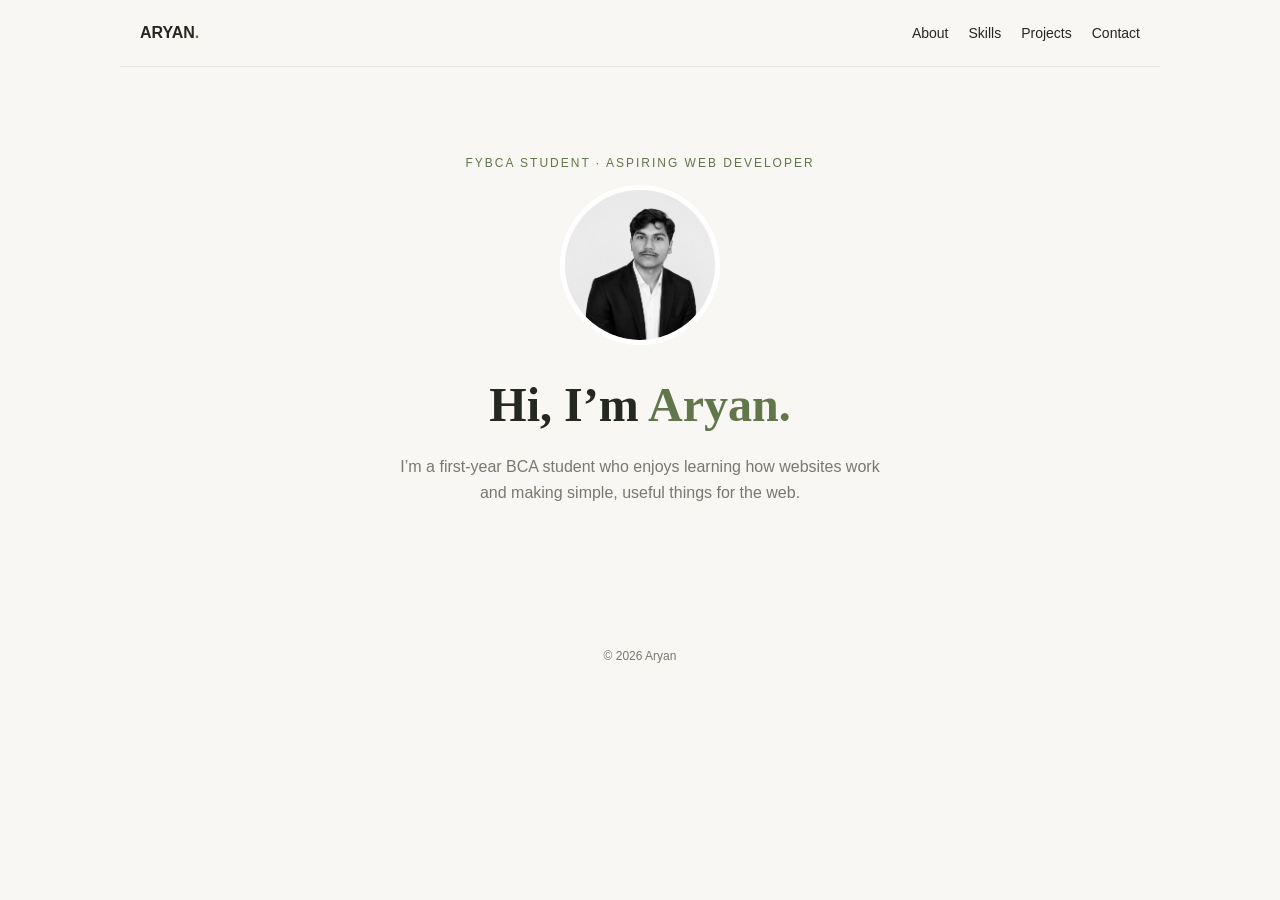
<file: index.html>
<!DOCTYPE html>
<html lang="en">
<head>
  <!-- Google tag (gtag.js) -->
<script async src="https://www.googletagmanager.com/gtag/js?id=G-PZLJY92MEF"></script>
<script>
  window.dataLayer = window.dataLayer || [];
  function gtag(){dataLayer.push(arguments);}
  gtag('js', new Date());

  gtag('config', 'G-PZLJY92MEF');
</script>
  <meta charset="UTF-8">
  <meta name="viewport" content="width=device-width, initial-scale=1.0">
  <title>Aryan | Student Portfolio</title>
  <link rel="stylesheet" href="style.css">
</head>
<body>
  <header class="site-header">
    <a class="logo" href="index.html">ARYAN<span>.</span></a>
    <nav aria-label="Main navigation">
      <a href="about.html">About</a>
      <a href="skills.html">Skills</a>
      <a href="projects.html">Projects</a>
      <a href="contact.html">Contact</a>
    </nav>
  </header>

  <main id="top">
    <section class="intro-section">
      <p class="eyebrow">FYBCA STUDENT · ASPIRING WEB DEVELOPER</p>
      <img class="profile-image" src="me.jpeg" alt="Portrait of Aryan">
      <h1>Hi, I’m <span>Aryan.</span></h1>
      <p class="intro-text">
        I’m a first-year BCA student who enjoys learning how websites work
        and making simple, useful things for the web.
      </p>
    </section>
  </main>
  <footer>
    <p>© 2026 Aryan</p>
  </footer>
</body>
</html>
</file>
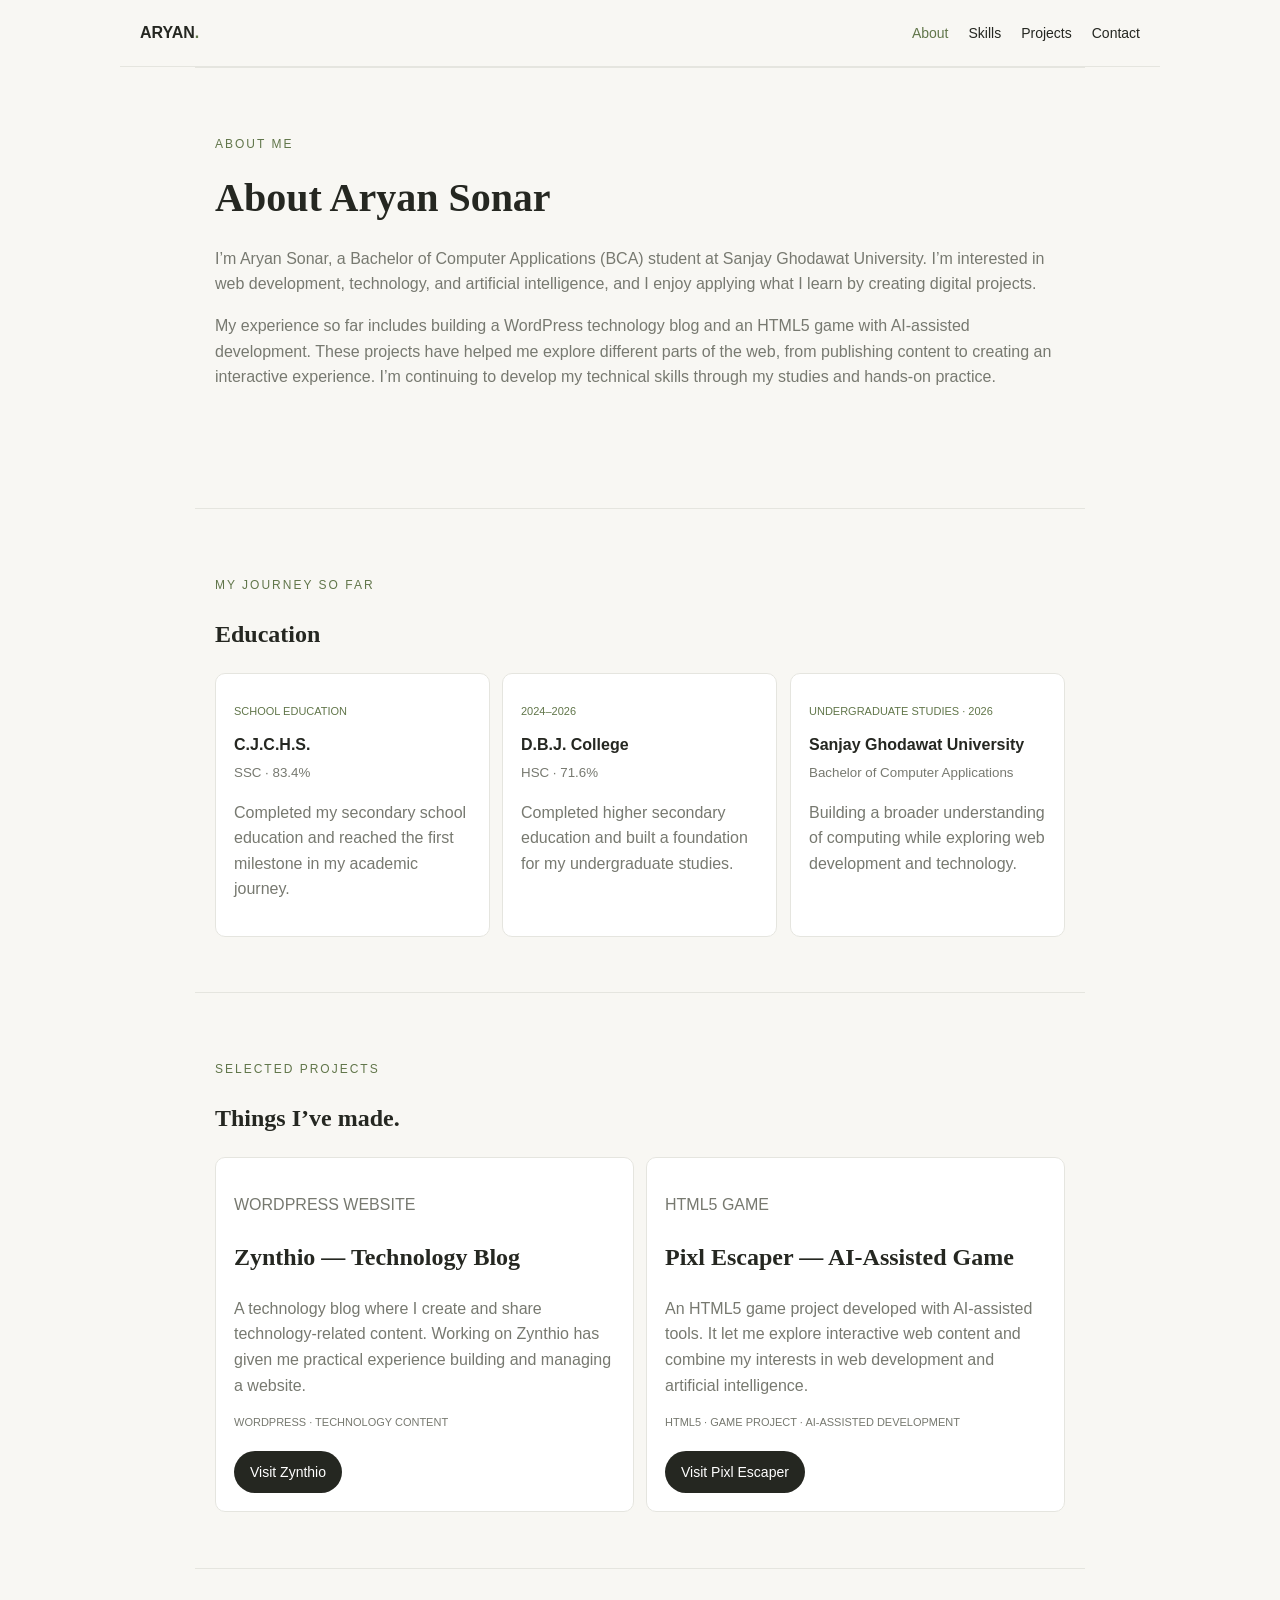
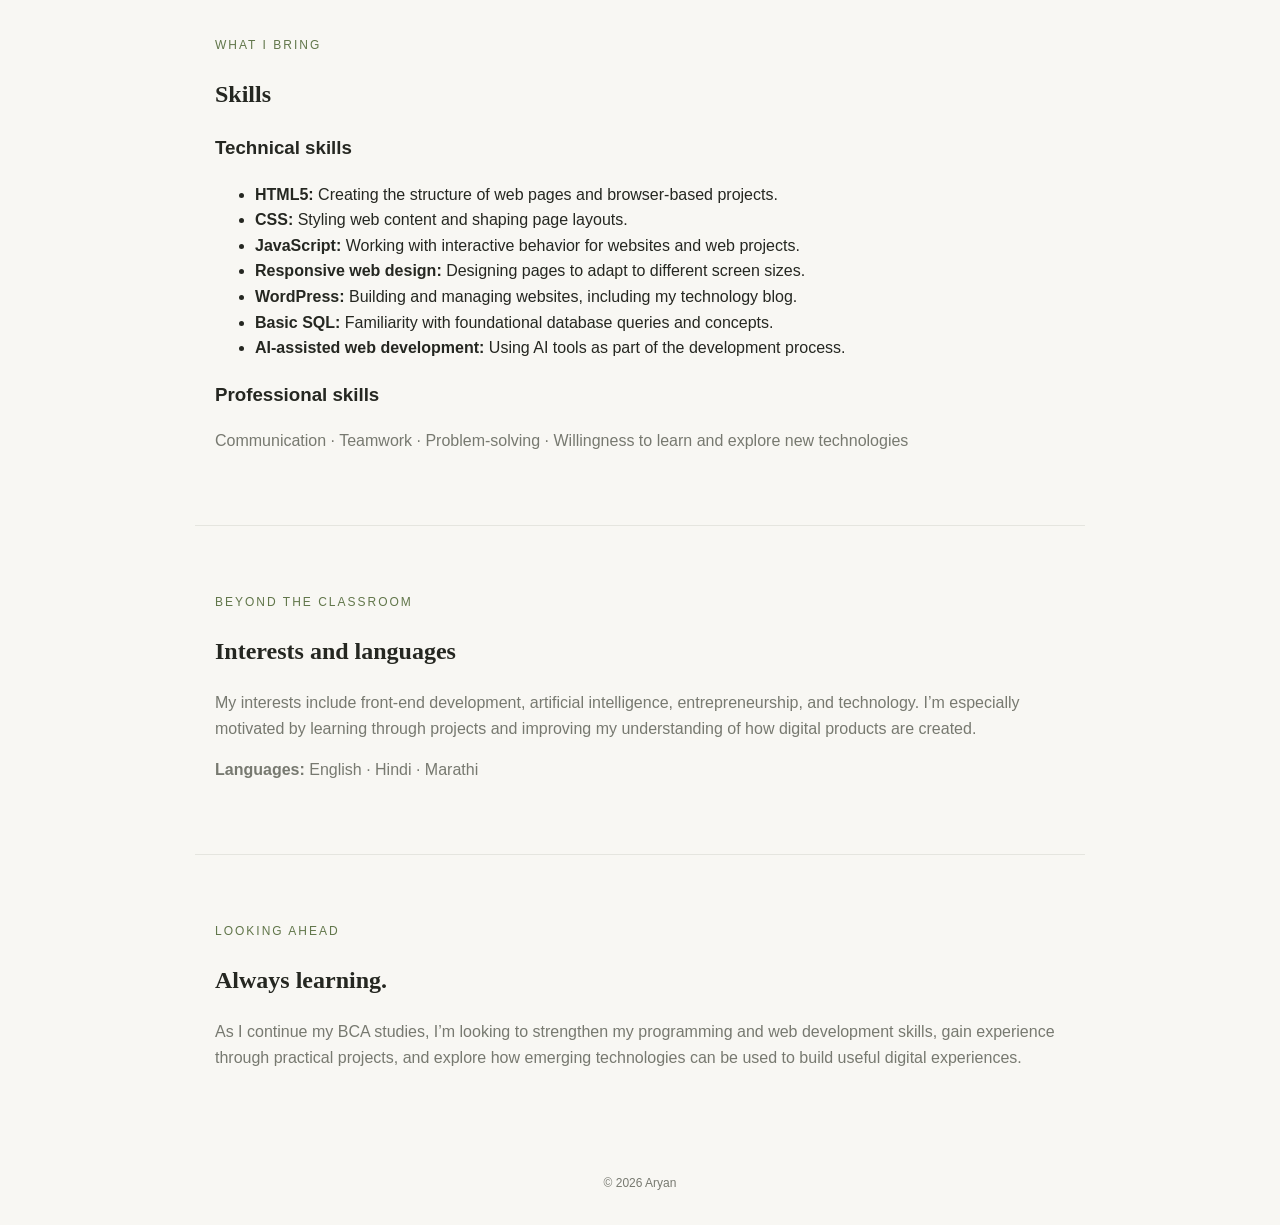
<file: about.html>
<!DOCTYPE html>
<html lang="en">
<head>
  <meta charset="UTF-8">
  <meta name="viewport" content="width=device-width, initial-scale=1.0">
  <title>About | Aryan</title>
  <link rel="stylesheet" href="style.css">
</head>
<body>
  <header class="site-header">
    <a class="logo" href="index.html">ARYAN<span>.</span></a>
    <nav aria-label="Main navigation">
      <a href="about.html" aria-current="page">About</a>
      <a href="skills.html">Skills</a>
      <a href="projects.html">Projects</a>
      <a href="contact.html">Contact</a>
    </nav>
  </header>

  <main>
    <section class="content-section page-section">
      <p class="eyebrow">ABOUT ME</p>
      <h1 class="page-title">About Aryan Sonar</h1>
      <p class="body-copy">
        I’m Aryan Sonar, a Bachelor of Computer Applications (BCA) student at
        Sanjay Ghodawat University. I’m interested in web development,
        technology, and artificial intelligence, and I enjoy applying what I
        learn by creating digital projects.
      </p>
      <p class="body-copy">
        My experience so far includes building a WordPress technology blog
        and an HTML5 game with AI-assisted development. These projects have
        helped me explore different parts of the web, from publishing
        content to creating an interactive experience. I’m continuing to
        develop my technical skills through my studies and hands-on practice.
      </p>
    </section>

    <section class="content-section">
      <p class="eyebrow">MY JOURNEY SO FAR</p>
      <h2>Education</h2>
      <div class="info-grid">
        <article class="info-card">
          <p class="card-label">SCHOOL EDUCATION</p>
          <strong>C.J.C.H.S.</strong>
          <small>SSC · 83.4%</small>
          <p class="body-copy">Completed my secondary school education and reached the first milestone in my academic journey.</p>
        </article>
        <article class="info-card">
          <p class="card-label">2024–2026</p>
          <strong>D.B.J. College</strong>
          <small>HSC · 71.6%</small>
          <p class="body-copy">Completed higher secondary education and built a foundation for my undergraduate studies.</p>
        </article>
        <article class="info-card">
          <p class="card-label">UNDERGRADUATE STUDIES · 2026</p>
          <strong>Sanjay Ghodawat University</strong>
          <small>Bachelor of Computer Applications</small>
          <p class="body-copy">Building a broader understanding of computing while exploring web development and technology.</p>
        </article>
      </div>
    </section>

    <section class="content-section">
      <p class="eyebrow">SELECTED PROJECTS</p>
      <h2>Things I’ve made.</h2>
      <div class="project-grid">
        <article class="project-card">
          <p class="project-number">WORDPRESS WEBSITE</p>
          <h2>Zynthio — Technology Blog</h2>
          <p>A technology blog where I create and share technology-related content. Working on Zynthio has given me practical experience building and managing a website.</p>
          <p class="project-tag">WORDPRESS · TECHNOLOGY CONTENT</p>
          <a class="button button-dark" href="https://www.zynthio.wordpress.com/" target="_blank" rel="noopener noreferrer">Visit Zynthio</a>
        </article>
        <article class="project-card">
          <p class="project-number">HTML5 GAME</p>
          <h2>Pixl Escaper — AI-Assisted Game</h2>
          <p>An HTML5 game project developed with AI-assisted tools. It let me explore interactive web content and combine my interests in web development and artificial intelligence.</p>
          <p class="project-tag">HTML5 · GAME PROJECT · AI-ASSISTED DEVELOPMENT</p>
          <a class="button button-dark" href="https://www.pixlescaper.online/" target="_blank" rel="noopener noreferrer">Visit Pixl Escaper</a>
        </article>
      </div>
    </section>

    <section class="content-section">
      <p class="eyebrow">WHAT I BRING</p>
      <h2>Skills</h2>
      <h3>Technical skills</h3>
      <ul>
        <li><strong>HTML5:</strong> Creating the structure of web pages and browser-based projects.</li>
        <li><strong>CSS:</strong> Styling web content and shaping page layouts.</li>
        <li><strong>JavaScript:</strong> Working with interactive behavior for websites and web projects.</li>
        <li><strong>Responsive web design:</strong> Designing pages to adapt to different screen sizes.</li>
        <li><strong>WordPress:</strong> Building and managing websites, including my technology blog.</li>
        <li><strong>Basic SQL:</strong> Familiarity with foundational database queries and concepts.</li>
        <li><strong>AI-assisted web development:</strong> Using AI tools as part of the development process.</li>
      </ul>
      <h3>Professional skills</h3>
      <p class="body-copy">Communication · Teamwork · Problem-solving · Willingness to learn and explore new technologies</p>
    </section>

    <section class="content-section">
      <p class="eyebrow">BEYOND THE CLASSROOM</p>
      <h2>Interests and languages</h2>
      <p class="body-copy">
        My interests include front-end development, artificial intelligence,
        entrepreneurship, and technology. I’m especially motivated by
        learning through projects and improving my understanding of how
        digital products are created.
      </p>
      <p class="body-copy"><strong>Languages:</strong> English · Hindi · Marathi</p>
    </section>

    <section class="content-section">
      <p class="eyebrow">LOOKING AHEAD</p>
      <h2>Always learning.</h2>
      <p class="body-copy">
        As I continue my BCA studies, I’m looking to strengthen my
        programming and web development skills, gain experience through
        practical projects, and explore how emerging technologies can be
        used to build useful digital experiences.
      </p>
    </section>
  </main>

  <footer>
    <p>© 2026 Aryan</p>
  </footer>
</body>
</html>
</file>
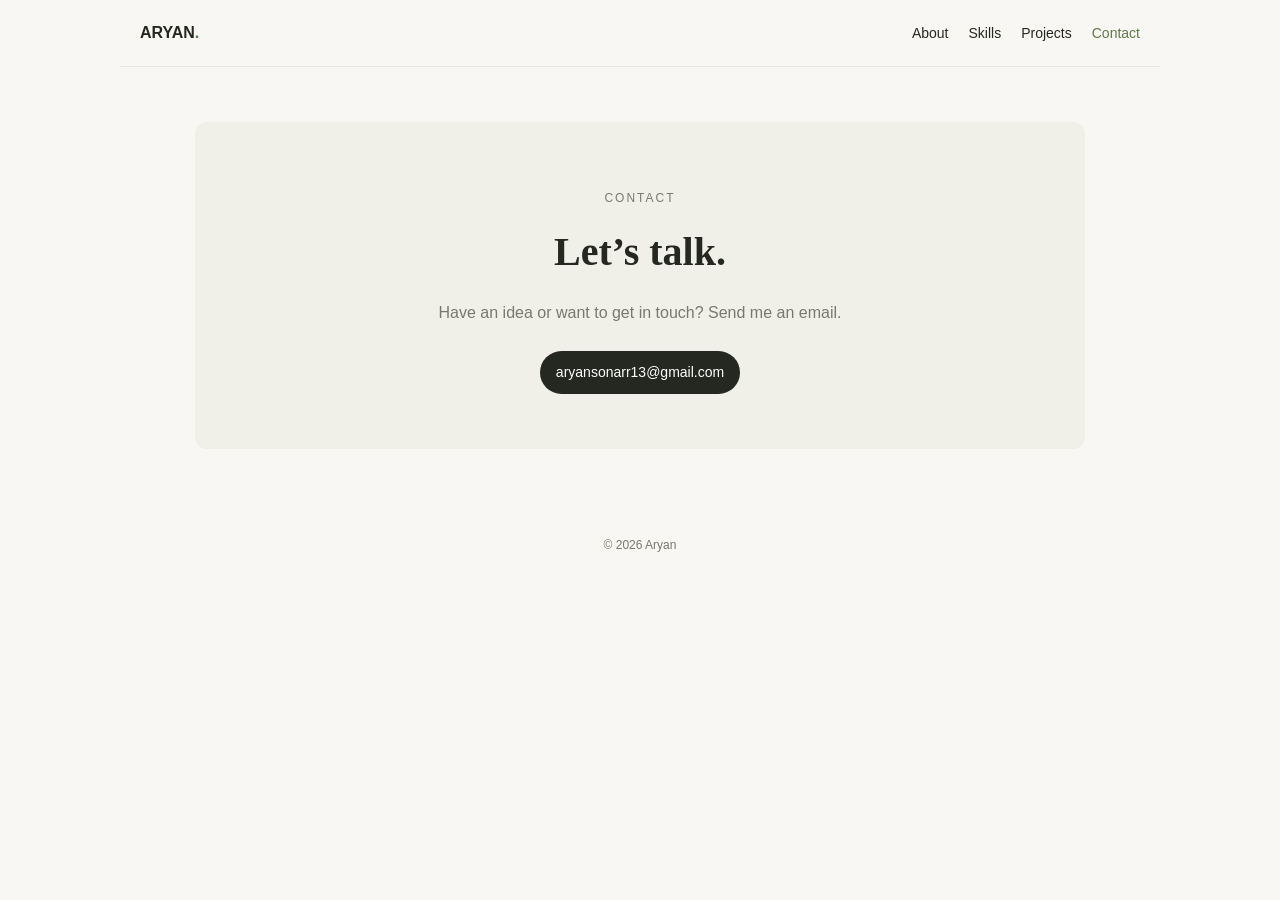
<file: contact.html>
<!DOCTYPE html>
<html lang="en">
<head>
  <meta charset="UTF-8">
  <meta name="viewport" content="width=device-width, initial-scale=1.0">
  <title>Contact | Aryan</title>
  <link rel="stylesheet" href="style.css">
</head>
<body>
  <header class="site-header">
    <a class="logo" href="index.html">ARYAN<span>.</span></a>
    <nav aria-label="Main navigation">
      <a href="about.html">About</a>
      <a href="skills.html">Skills</a>
      <a href="projects.html">Projects</a>
      <a href="contact.html" aria-current="page">Contact</a>
    </nav>
  </header>

  <main>
    <section class="contact-section page-contact">
      <p class="eyebrow">CONTACT</p>
      <h1 class="page-title">Let’s talk.</h1>
      <p>Have an idea or want to get in touch? Send me an email.</p>
      <a class="button button-dark" href="mailto:aryansonarr13@gmail.com">aryansonarr13@gmail.com</a>
    </section>
  </main>

  <footer>
    <p>© 2026 Aryan</p>
  </footer>
</body>
</html>
</file>
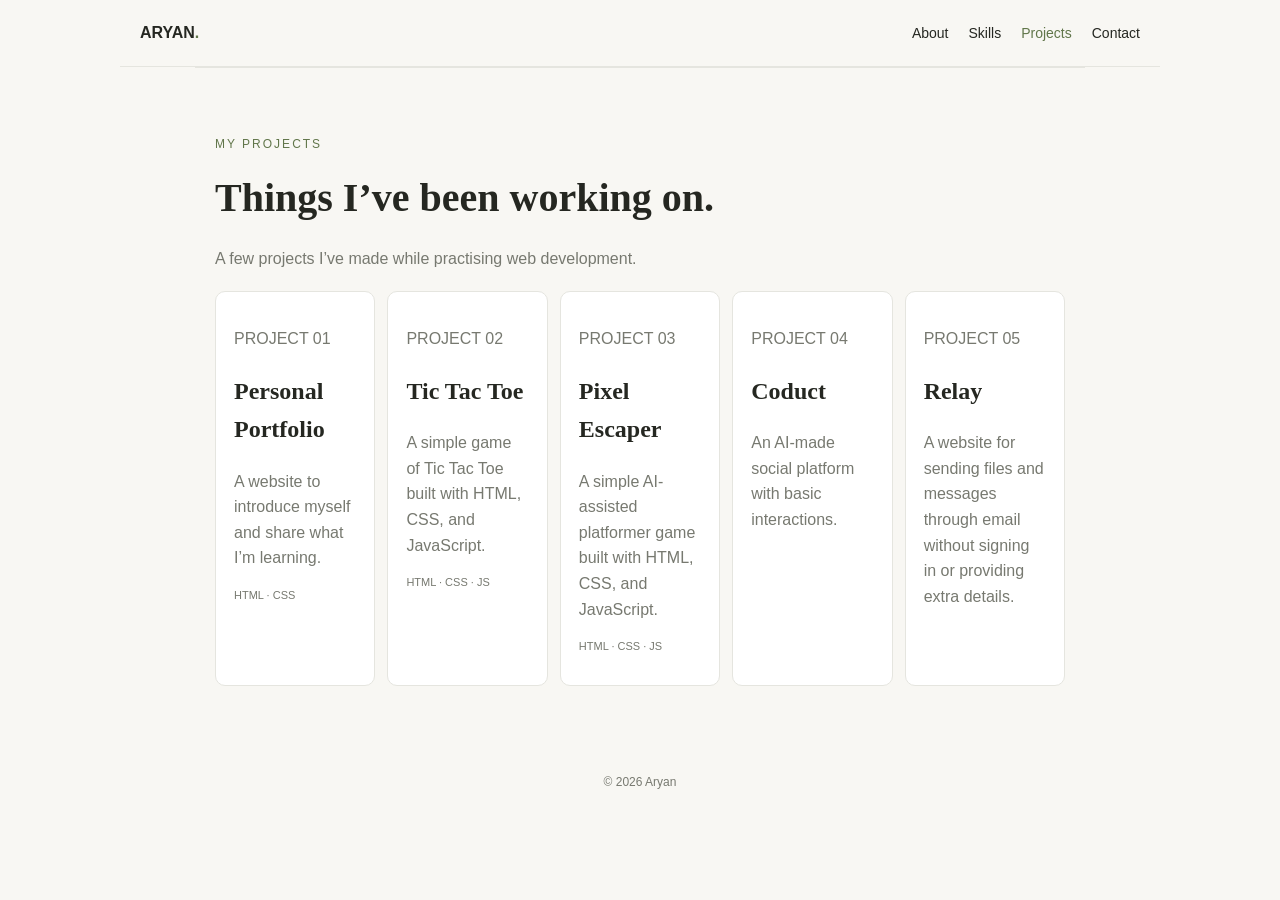
<file: projects.html>
<!DOCTYPE html>
<html lang="en">
<head>
  <meta charset="UTF-8">
  <meta name="viewport" content="width=device-width, initial-scale=1.0">
  <title>Projects | Aryan</title>
  <link rel="stylesheet" href="style.css">
</head>
<body>
  <header class="site-header">
    <a class="logo" href="index.html">ARYAN<span>.</span></a>
    <nav aria-label="Main navigation">
      <a href="about.html">About</a>
      <a href="skills.html">Skills</a>
      <a href="projects.html" aria-current="page">Projects</a>
      <a href="contact.html">Contact</a>
    </nav>
  </header>

  <main>
    <section class="content-section page-section">
      <p class="eyebrow">MY PROJECTS</p>
      <h1 class="page-title">Things I’ve been working on.</h1>
      <p class="body-copy">
        A few projects I’ve made while practising web development.
      </p>

      <div class="project-grid">
        <article class="project-card">
          <p class="project-number">PROJECT 01</p>
          <h2>Personal Portfolio</h2>
          <p>A website to introduce myself and share what I’m learning.</p>
          <p class="project-tag">HTML · CSS</p>
        </article>
        <article class="project-card">
          <p class="project-number">PROJECT 02</p>
          <h2>Tic Tac Toe</h2>
          <p>A simple game of Tic Tac Toe built with HTML, CSS, and JavaScript.</p>
          <p class="project-tag">HTML · CSS · JS</p>
        </article>
        <article class="project-card">
          <p class="project-number">PROJECT 03</p>
          <h2>Pixel Escaper</h2>
          <p>A simple AI-assisted platformer game built with HTML, CSS, and JavaScript.</p>
          <p class="project-tag">HTML · CSS · JS</p>
        </article>
        <article class="project-card">
          <p class="project-number">PROJECT 04</p>
          <h2>Coduct</h2>
          <p>An AI-made social platform with basic interactions.</p>
        </article>
        <article class="project-card">
          <p class="project-number">PROJECT 05</p>
          <h2>Relay</h2>
          <p>A website for sending files and messages through email without signing in or providing extra details.</p>
        </article>
      </div>
    </section>
  </main>

  <footer>
    <p>© 2026 Aryan</p>
  </footer>
</body>
</html>
</file>
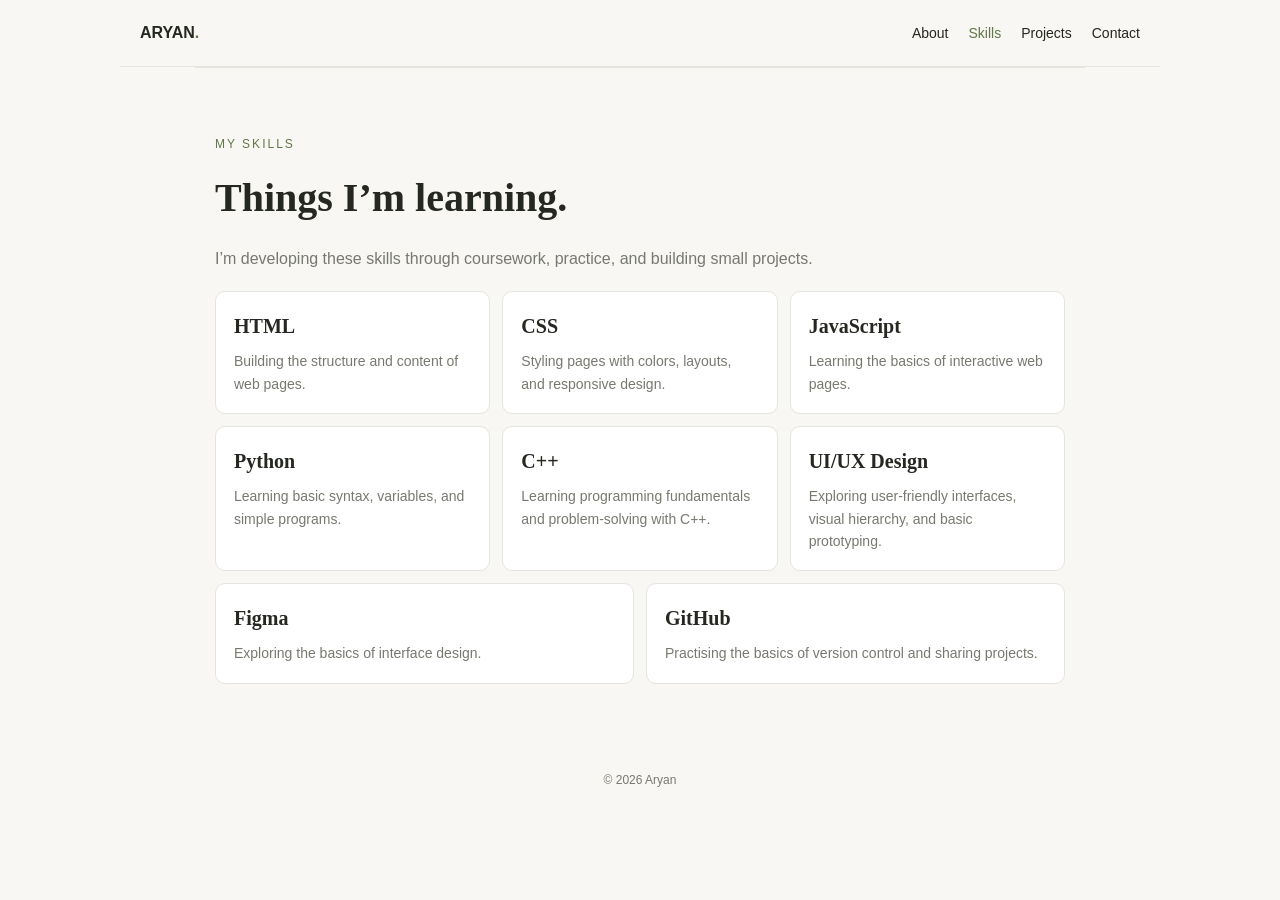
<file: skills.html>
<!DOCTYPE html>
<html lang="en">
<head>
  <meta charset="UTF-8">
  <meta name="viewport" content="width=device-width, initial-scale=1.0">
  <title>Skills | Aryan</title>
  <link rel="stylesheet" href="style.css">
</head>
<body>
  <header class="site-header">
    <a class="logo" href="index.html">ARYAN<span>.</span></a>
    <nav aria-label="Main navigation">
      <a href="about.html">About</a>
      <a href="skills.html" aria-current="page">Skills</a>
      <a href="projects.html">Projects</a>
      <a href="contact.html">Contact</a>
    </nav>
  </header>

  <main>
    <section class="content-section page-section">
      <p class="eyebrow">MY SKILLS</p>
      <h1 class="page-title">Things I’m learning.</h1>
      <p class="body-copy">
        I’m developing these skills through coursework, practice, and
        building small projects.
      </p>
      <div class="skill-grid">
        <article class="skill-card">
          <h2>HTML</h2>
          <p>Building the structure and content of web pages.</p>
        </article>
        <article class="skill-card">
          <h2>CSS</h2>
          <p>Styling pages with colors, layouts, and responsive design.</p>
        </article>
        <article class="skill-card">
          <h2>JavaScript</h2>
          <p>Learning the basics of interactive web pages.</p>
        </article>
        <article class="skill-card">
          <h2>Python</h2>
          <p>Learning basic syntax, variables, and simple programs.</p>
        </article>
        <article class="skill-card">
          <h2>C++</h2>
          <p>Learning programming fundamentals and problem-solving with C++.</p>
        </article>
        <article class="skill-card">
          <h2>UI/UX Design</h2>
          <p>Exploring user-friendly interfaces, visual hierarchy, and basic prototyping.</p>
        </article>
        <article class="skill-card">
          <h2>Figma</h2>
          <p>Exploring the basics of interface design.</p>
        </article>
        <article class="skill-card">
          <h2>GitHub</h2>
          <p>Practising the basics of version control and sharing projects.</p>
        </article>
      </div>
    </section>
  </main>

  <footer>
    <p>© 2026 Aryan</p>
  </footer>
</body>
</html>
</file>
<file: style.css>
body {
  margin: 0;
  background: #f8f7f3;
  color: #252721;
  font-family: Arial, Helvetica, sans-serif;
  line-height: 1.6;
}

a {
  color: inherit;
  text-decoration: none;
}

nav a {
  transition: color 0.2s ease;
}

nav a:hover {
  color: #61764a;
}

a:focus-visible {
  outline: 2px solid #61764a;
  outline-offset: 4px;
}

.site-header {
  max-width: 1000px;
  margin: auto;
  padding: 20px;
  display: flex;
  justify-content: space-between;
  align-items: center;
  border-bottom: 1px solid #e5e5df;
  animation: fadeDown 0.5s ease both;
}

.logo {
  font-weight: bold;
  transition: color 0.2s ease;
}

.logo:hover {
  color: #61764a;
}

.logo span,
h1 span {
  color: #61764a;
}

nav {
  display: flex;
  flex-wrap: wrap;
  gap: 20px;
  font-size: 14px;
}

nav a[aria-current="page"] {
  color: #61764a;
}

.intro-section {
  text-align: center;
  padding: 75px 20px 90px;
  animation: popUp 0.7s ease both;
}

.eyebrow {
  color: #61764a;
  font-size: 12px;
  letter-spacing: 2px;
}

.profile-image {
  width: 150px;
  height: 150px;
  object-fit: cover;
  border-radius: 50%;
  border: 5px solid white;
  transition: transform 0.35s ease, box-shadow 0.35s ease;
}

.profile-image:hover {
  transform: scale(1.05);
  box-shadow: 0 8px 20px rgba(37, 39, 33, 0.16);
}

h1,
h2 {
  font-family: Georgia, "Times New Roman", serif;
}

h1 {
  font-size: 48px;
  margin: 15px 0 5px;
}

.intro-text {
  max-width: 500px;
  margin: 10px auto 20px;
  color: #777970;
}

.button {
  display: inline-block;
  padding: 10px 16px;
  border-radius: 25px;
  font-size: 14px;
  transition: background-color 0.2s ease, color 0.2s ease, transform 0.2s ease, box-shadow 0.2s ease;
}

.button-dark {
  background: #252721;
  color: white;
}

.button-dark:hover {
  background: #61764a;
  transform: translateY(-2px);
  box-shadow: 0 5px 12px rgba(37, 39, 33, 0.16);
}

.button-dark:active {
  transform: translateY(0);
  box-shadow: none;
}

.card-label,
.project-tag,
.project-number {
  color: #61764a;
}

.content-section,
.contact-section {
  max-width: 850px;
  margin: auto;
  padding: 55px 20px;
  border-top: 1px solid #e5e5df;
}

.content-section {
  animation: fadeUp 0.6s ease both;
}

.page-section {
  min-height: 330px;
}

.page-title {
  font-size: 40px;
  margin: 10px 0 16px;
}

.body-copy,
.project-card p,
.contact-section p {
  color: #777970;
}

.info-grid,
.project-grid {
  display: flex;
  gap: 12px;
  margin-top: 20px;
}

.info-card,
.project-card {
  flex: 1;
  background: white;
  border: 1px solid #e5e5df;
  border-radius: 10px;
  padding: 18px;
  transition: transform 0.3s ease, box-shadow 0.3s ease, border-color 0.3s ease, background-color 0.3s ease;
}

.project-card .button {
  margin-top: 8px;
}

.info-card strong,
.info-card small {
  display: block;
}

.info-card small {
  color: #777970;
  margin-top: 5px;
}

.card-label,
.project-tag {
  font-size: 11px;
}

.skill-grid {
  display: flex;
  flex-wrap: wrap;
  gap: 12px;
  margin-top: 20px;
}

.skill-card {
  flex: 1 1 210px;
  background: white;
  border: 1px solid #e5e5df;
  border-radius: 10px;
  padding: 18px;
  transition: transform 0.3s ease, box-shadow 0.3s ease, border-color 0.3s ease, background-color 0.3s ease;
}

.skill-card h2 {
  margin: 0 0 8px;
  font-size: 20px;
}

.skill-card p {
  margin: 0;
  color: #777970;
  font-size: 14px;
}

.skill-card:hover {
  transform: translateY(-5px);
  box-shadow: 0 6px 14px rgba(0, 0, 0, 0.1);
  border-color: #c6cfb9;
  background-color: #fffefb;
}

.contact-section {
  text-align: center;
  background: #f0f0e9;
  border: 0;
  border-radius: 12px;
  margin-top: 20px;
}

.page-contact {
  margin-top: 55px;
  margin-bottom: 55px;
  padding: 55px 20px;
  animation: popUp 0.7s ease both;
}

.page-contact .button {
  display: inline-block;
  margin-top: 10px;
}

footer {
  max-width: 1000px;
  margin: auto;
  padding: 20px;
  display: flex;
  flex-direction: column;
  justify-content: space-between;
  align-items: center;
  color: #777970;
  font-size: 12px;
}

@media (max-width: 600px) {
  nav {
    gap: 10px;
    font-size: 12px;
  }

  .info-grid,
  .project-grid,
  footer {
    flex-direction: column;
  }

  h1 {
    font-size: 40px;
  }

  .page-title {
    font-size: 34px;
  }
}

.info-card:hover,
.project-card:hover {
  transform: translateY(-6px);
  box-shadow: 0 8px 18px rgba(0, 0, 0, 0.1);
  border-color: #c6cfb9;
  background-color: #fffefb;
}

.info-card,
.project-card,
.skill-card {
  animation: popUp 0.6s ease both;
}

.info-card:nth-child(2),
.project-card:nth-child(2),
.skill-card:nth-child(2) {
  animation-delay: 0.08s;
}

.info-card:nth-child(3),
.project-card:nth-child(3),
.skill-card:nth-child(3) {
  animation-delay: 0.16s;
}

.project-card:nth-child(4) {
  animation-delay: 0.24s;
}

.project-card:nth-child(5) {
  animation-delay: 0.32s;
}

@keyframes popUp {
  from {
    opacity: 0;
    translate: 0 18px;
    scale: 0.96;
  }
  to {
    opacity: 1;
    translate: 0 0;
    scale: 1;
  }
}

@keyframes fadeUp {
  from {
    opacity: 0;
    translate: 0 12px;
  }
  to {
    opacity: 1;
    translate: 0 0;
  }
}

@keyframes fadeDown {
  from {
    opacity: 0;
    translate: 0 -10px;
  }
  to {
    opacity: 1;
    translate: 0 0;
  }
}

@media (prefers-reduced-motion: reduce) {
  *,
  *::before,
  *::after {
    animation-duration: 0.01ms !important;
    animation-delay: 0s !important;
    animation-iteration-count: 1 !important;
    scroll-behavior: auto !important;
    transition-duration: 0.01ms !important;
  }
}
</file>
